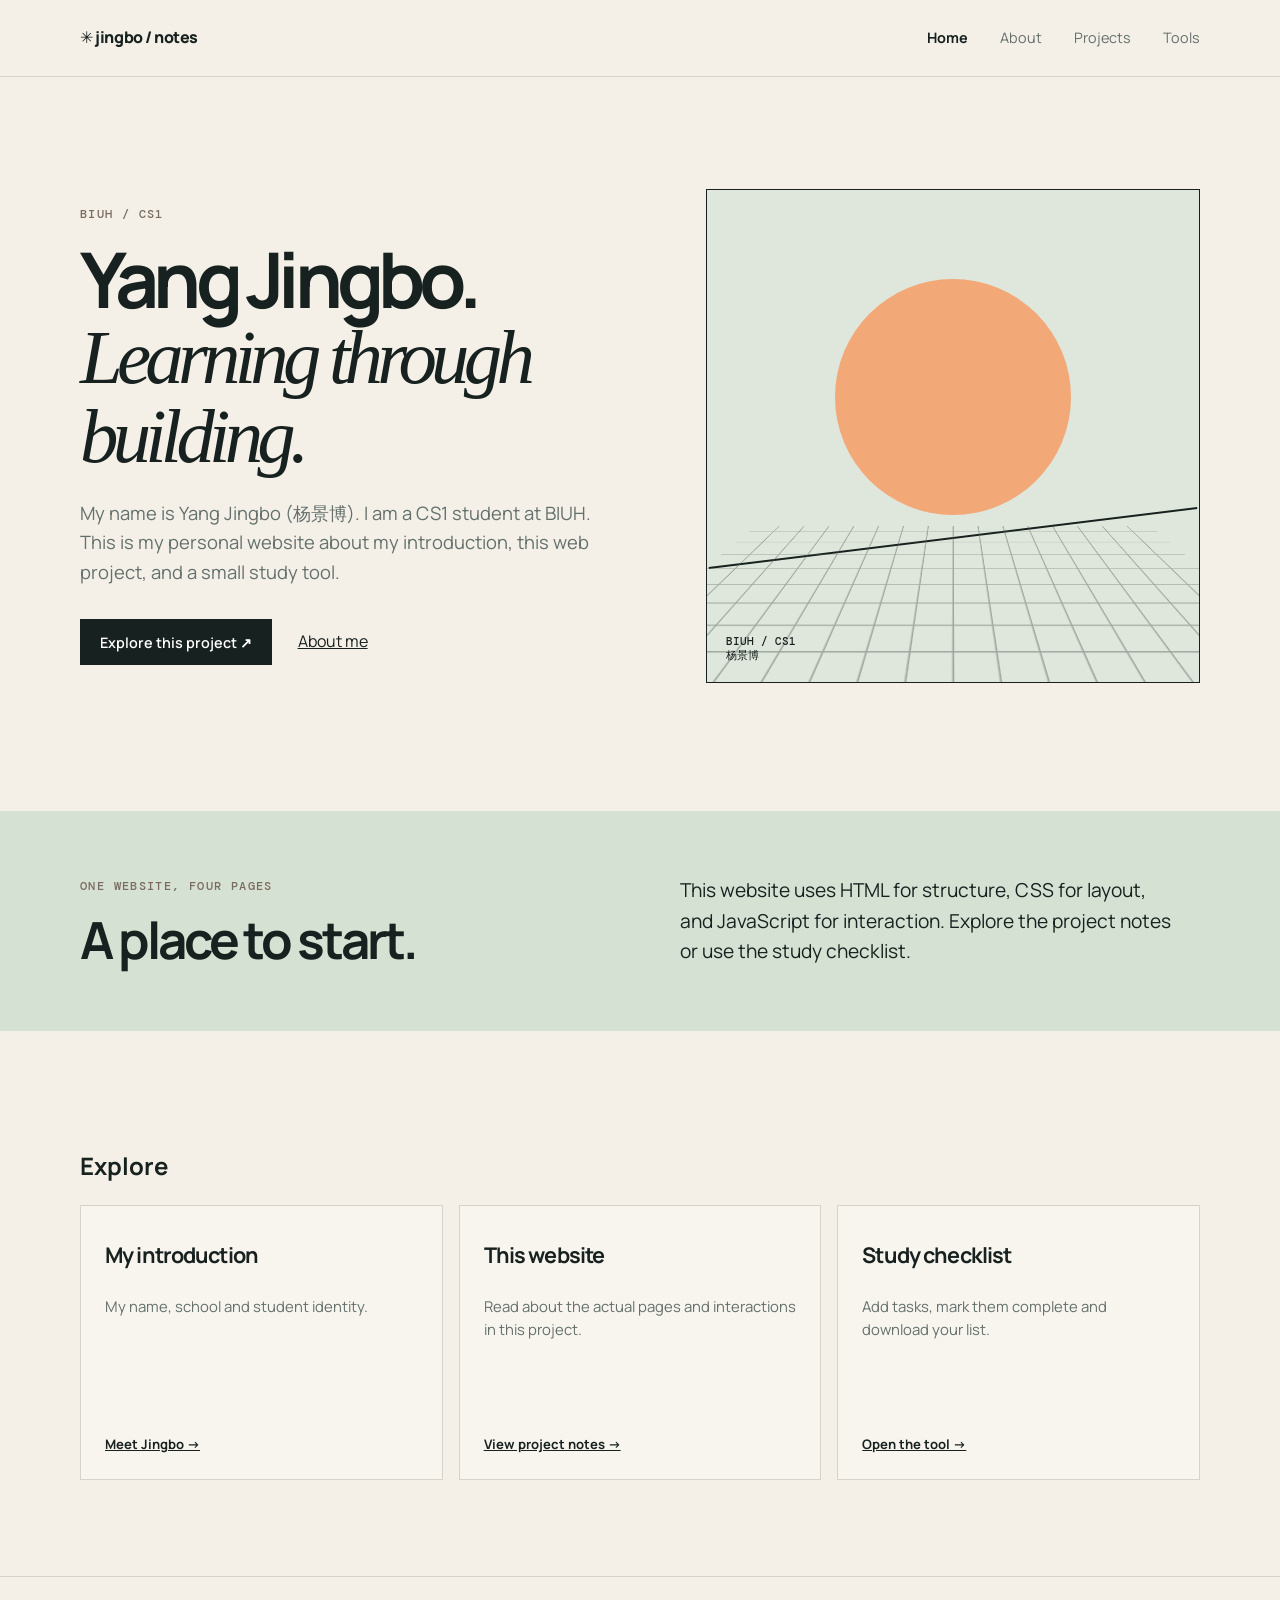
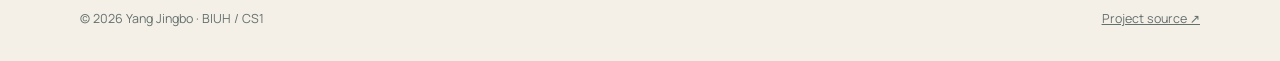
<file: index.html>
<!doctype html>
<html lang="en"><head><meta charset="utf-8"><meta name="viewport" content="width=device-width, initial-scale=1"><meta name="description" content="Home — Yang Jingbo, BIUH CS1 student website."><title>Home — Yang Jingbo</title><link rel="stylesheet" href="styles.css?v=20261021"><script src="script.js?v=20261021" defer></script></head><body><a class="skip-link" href="#main-content">Skip to content</a><header class="site-header"><nav class="nav container" aria-label="Primary navigation"><a class="brand" href="index.html">✳ jingbo / notes</a><button class="menu-toggle" aria-expanded="false" aria-controls="main-menu">Menu</button><ul class="nav-links" id="main-menu"><li><a href="index.html" aria-current="page">Home</a></li><li><a href="about.html">About</a></li><li><a href="projects.html">Projects</a></li><li><a href="contact.html">Tools</a></li></ul></nav></header><main id="main-content"><section class="hero container"><div><p class="eyebrow">BIUH / CS1</p><h1>Yang Jingbo.<br><em>Learning through building.</em></h1><p class="lede">My name is Yang Jingbo (杨景博). I am a CS1 student at BIUH. This is my personal website about my introduction, this web project, and a small study tool.</p><div class="button-row"><a class="button" href="projects.html">Explore this project ↗</a><a href="about.html">About me</a></div></div><div class="hero-art" role="img" aria-label="A geometric sunrise over a grid"><div class="sun"></div><div class="horizon"></div><div class="grid-lines"></div><span class="art-label">BIUH / CS1<br>杨景博</span></div></section><section class="feature-band"><div class="container split"><div><p class="eyebrow">One website, four pages</p><h2>A place to start.</h2></div><p>This website uses HTML for structure, CSS for layout, and JavaScript for interaction. Explore the project notes or use the study checklist.</p></div></section><section class="container cards-section"><h2>Explore</h2><div class="card-grid"><article class="note-card"><h3>My introduction</h3><p>My name, school and student identity.</p><a href="about.html">Meet Jingbo →</a></article><article class="note-card"><h3>This website</h3><p>Read about the actual pages and interactions in this project.</p><a href="projects.html">View project notes →</a></article><article class="note-card"><h3>Study checklist</h3><p>Add tasks, mark them complete and download your list.</p><a href="contact.html">Open the tool →</a></article></div></section></main><footer class="site-footer"><div class="container footer-inner"><p>© 2026 Yang Jingbo · BIUH / CS1</p><a href="https://github.com/aprillie2025/alex-notes">Project source ↗</a></div></footer></body></html>
</file>
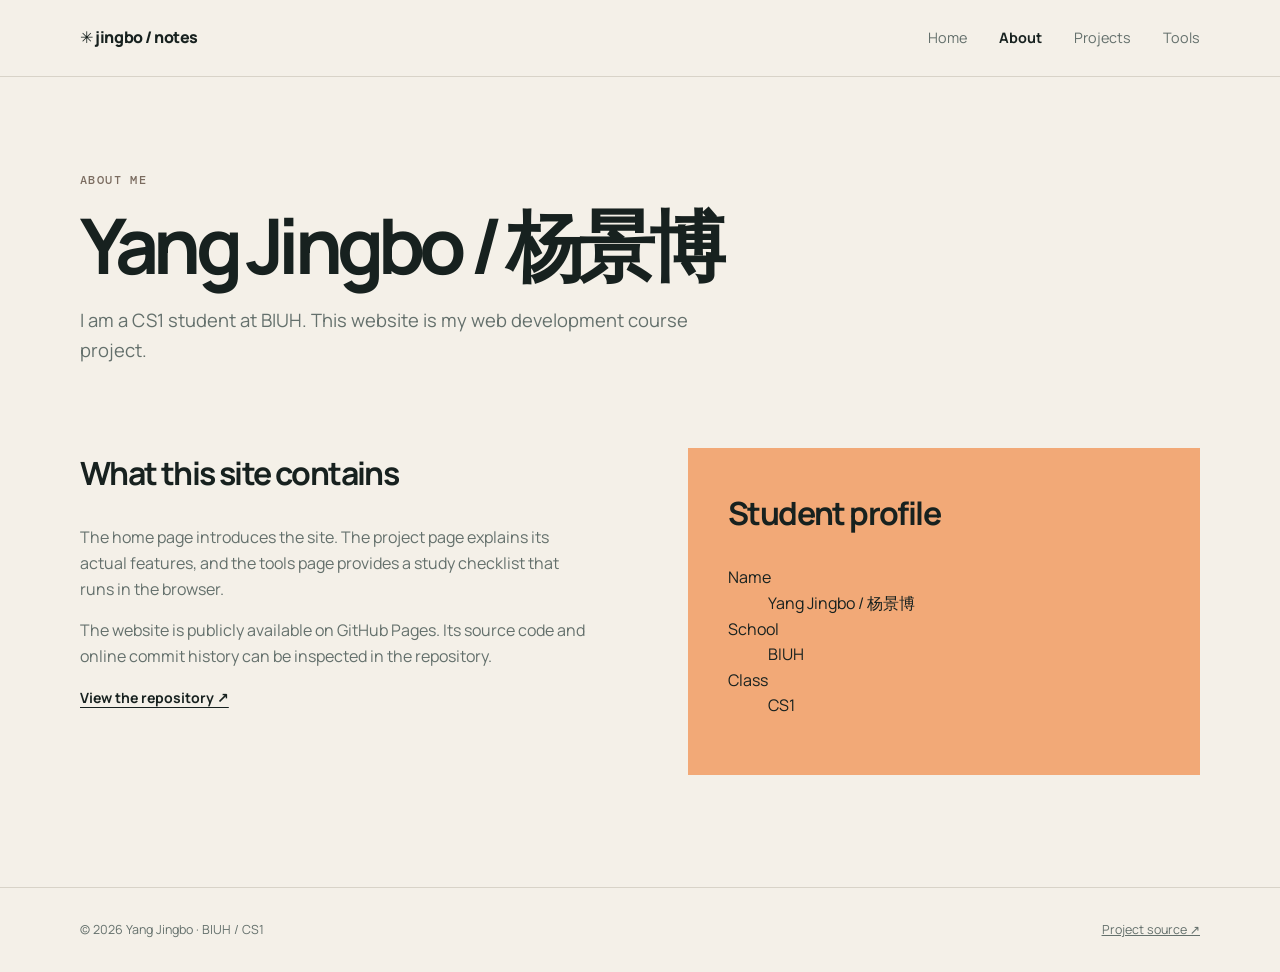
<file: about.html>
<!doctype html>
<html lang="en"><head><meta charset="utf-8"><meta name="viewport" content="width=device-width, initial-scale=1"><meta name="description" content="About — Yang Jingbo, BIUH CS1 student website."><title>About — Yang Jingbo</title><link rel="stylesheet" href="styles.css?v=20261021"><script src="script.js?v=20261021" defer></script></head><body><a class="skip-link" href="#main-content">Skip to content</a><header class="site-header"><nav class="nav container" aria-label="Primary navigation"><a class="brand" href="index.html">✳ jingbo / notes</a><button class="menu-toggle" aria-expanded="false" aria-controls="main-menu">Menu</button><ul class="nav-links" id="main-menu"><li><a href="index.html">Home</a></li><li><a href="about.html" aria-current="page">About</a></li><li><a href="projects.html">Projects</a></li><li><a href="contact.html">Tools</a></li></ul></nav></header><main id="main-content"><section class="page-intro container"><p class="eyebrow">About me</p><h1>Yang Jingbo / 杨景博</h1><p class="lede">I am a CS1 student at BIUH. This website is my web development course project.</p></section><section class="container about-layout"><div><h2>What this site contains</h2><p>The home page introduces the site. The project page explains its actual features, and the tools page provides a study checklist that runs in the browser.</p><p>The website is publicly available on GitHub Pages. Its source code and online commit history can be inspected in the repository.</p><a class="text-link" href="https://github.com/aprillie2025/alex-notes">View the repository ↗</a></div><aside class="quote-card"><h2>Student profile</h2><dl><dt>Name</dt><dd>Yang Jingbo / 杨景博</dd><dt>School</dt><dd>BIUH</dd><dt>Class</dt><dd>CS1</dd></dl></aside></section></main><footer class="site-footer"><div class="container footer-inner"><p>© 2026 Yang Jingbo · BIUH / CS1</p><a href="https://github.com/aprillie2025/alex-notes">Project source ↗</a></div></footer></body></html>
</file>
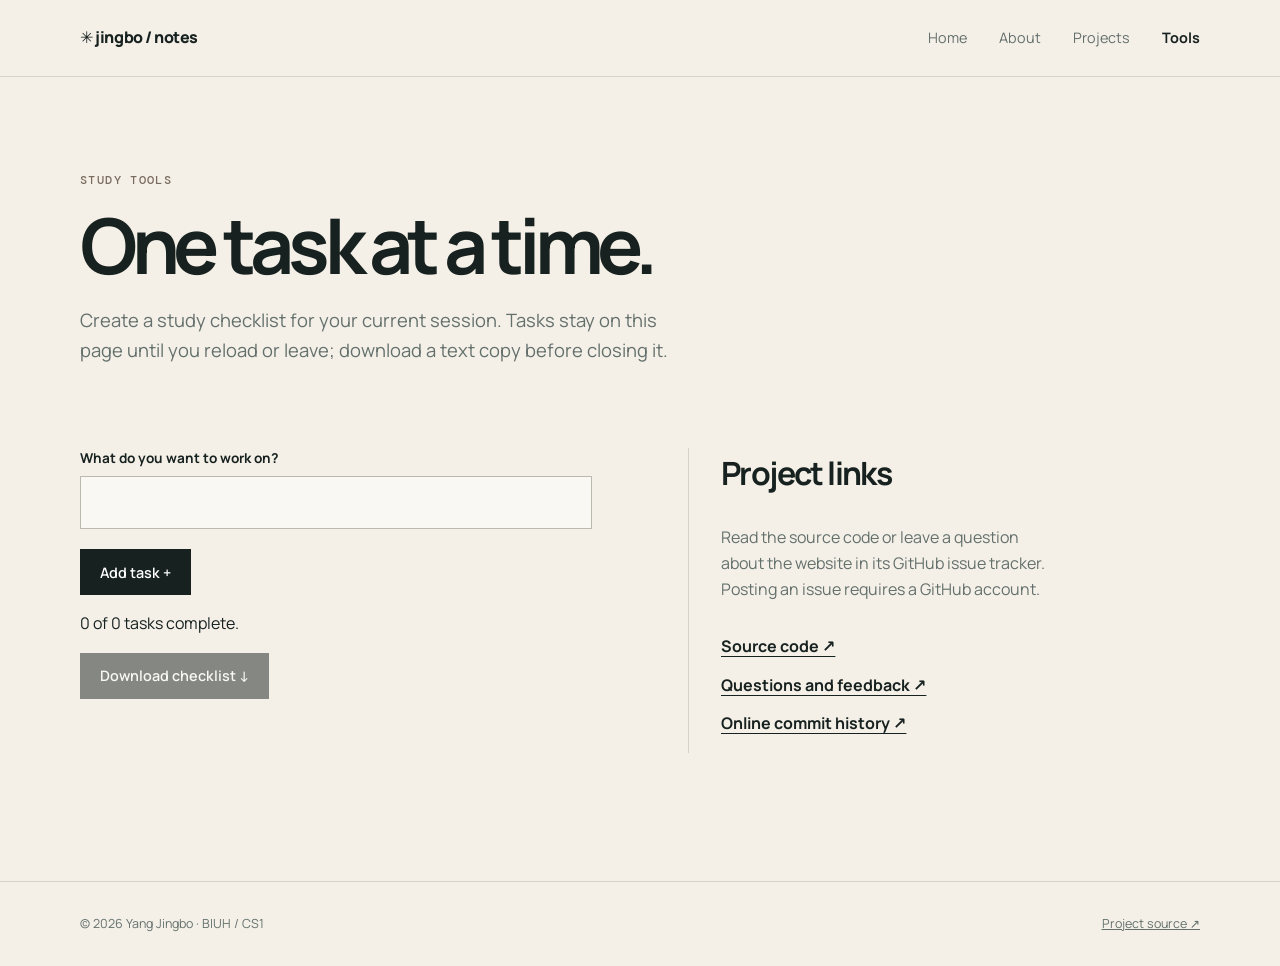
<file: contact.html>
<!doctype html>
<html lang="en"><head><meta charset="utf-8"><meta name="viewport" content="width=device-width, initial-scale=1"><meta name="description" content="Tools — Yang Jingbo, BIUH CS1 student website."><title>Tools — Yang Jingbo</title><link rel="stylesheet" href="styles.css?v=20261021"><script src="script.js?v=20261021" defer></script></head><body><a class="skip-link" href="#main-content">Skip to content</a><header class="site-header"><nav class="nav container" aria-label="Primary navigation"><a class="brand" href="index.html">✳ jingbo / notes</a><button class="menu-toggle" aria-expanded="false" aria-controls="main-menu">Menu</button><ul class="nav-links" id="main-menu"><li><a href="index.html">Home</a></li><li><a href="about.html">About</a></li><li><a href="projects.html">Projects</a></li><li><a href="contact.html" aria-current="page">Tools</a></li></ul></nav></header><main id="main-content"><section class="page-intro container"><p class="eyebrow">Study tools</p><h1>One task at a time.</h1><p class="lede">Create a study checklist for your current session. Tasks stay on this page until you reload or leave; download a text copy before closing it.</p></section><section class="container contact-layout"><div><form id="task-form" class="contact-form"><div class="field"><label for="task">What do you want to work on?</label><input id="task" name="task" required maxlength="180" autocomplete="off"></div><button class="button" type="submit">Add task +</button></form><p id="task-status" role="status">0 of 0 tasks complete.</p><ul id="tasks"></ul><button id="download-tasks" class="button" type="button" disabled>Download checklist ↓</button></div><aside class="contact-aside"><h2>Project links</h2><p>Read the source code or leave a question about the website in its GitHub issue tracker. Posting an issue requires a GitHub account.</p><ul><li><a href="https://github.com/aprillie2025/alex-notes">Source code ↗</a></li><li><a href="https://github.com/aprillie2025/alex-notes/issues">Questions and feedback ↗</a></li><li><a href="https://github.com/aprillie2025/alex-notes/commits/main/">Online commit history ↗</a></li></ul></aside></section></main><footer class="site-footer"><div class="container footer-inner"><p>© 2026 Yang Jingbo · BIUH / CS1</p><a href="https://github.com/aprillie2025/alex-notes">Project source ↗</a></div></footer></body></html>
</file>
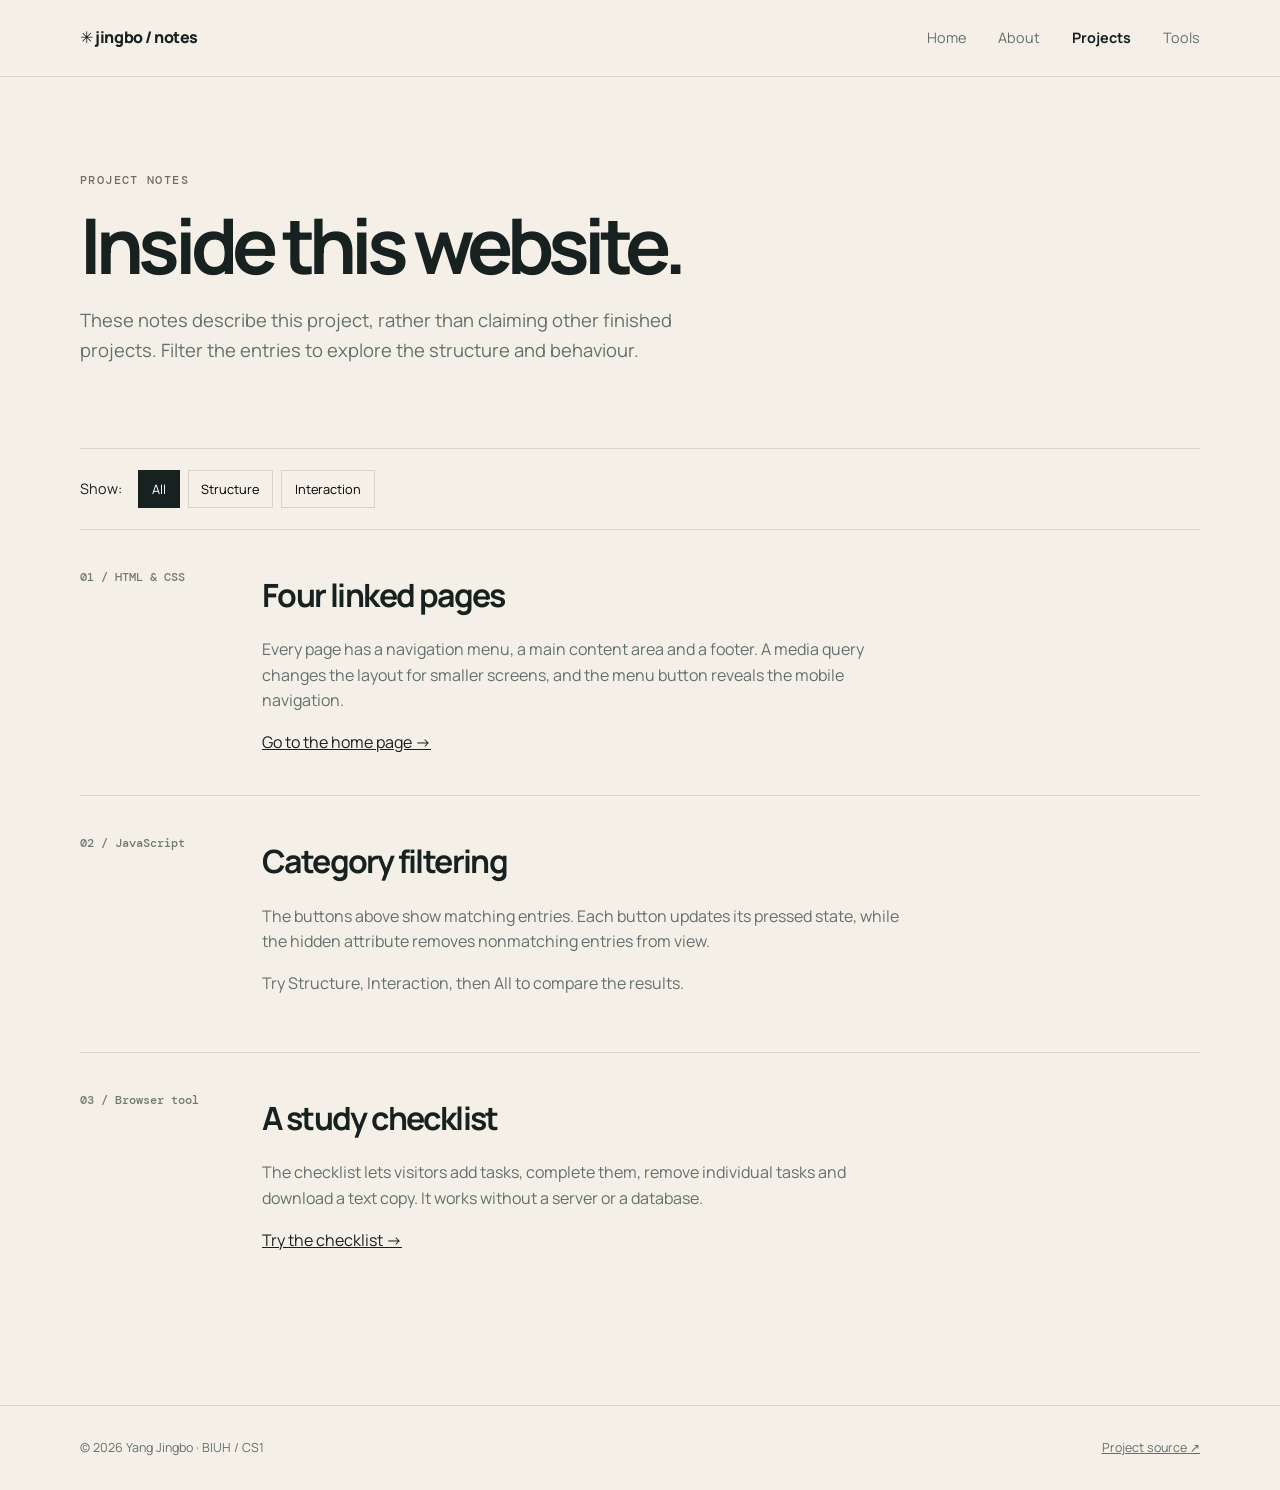
<file: projects.html>
<!doctype html>
<html lang="en"><head><meta charset="utf-8"><meta name="viewport" content="width=device-width, initial-scale=1"><meta name="description" content="Projects — Yang Jingbo, BIUH CS1 student website."><title>Projects — Yang Jingbo</title><link rel="stylesheet" href="styles.css?v=20261021"><script src="script.js?v=20261021" defer></script></head><body><a class="skip-link" href="#main-content">Skip to content</a><header class="site-header"><nav class="nav container" aria-label="Primary navigation"><a class="brand" href="index.html">✳ jingbo / notes</a><button class="menu-toggle" aria-expanded="false" aria-controls="main-menu">Menu</button><ul class="nav-links" id="main-menu"><li><a href="index.html">Home</a></li><li><a href="about.html">About</a></li><li><a href="projects.html" aria-current="page">Projects</a></li><li><a href="contact.html">Tools</a></li></ul></nav></header><main id="main-content"><section class="page-intro container"><p class="eyebrow">Project notes</p><h1>Inside this website.</h1><p class="lede">These notes describe this project, rather than claiming other finished projects. Filter the entries to explore the structure and behaviour.</p></section><section class="container project-controls" aria-label="Filter project notes"><span>Show:</span><div class="filter-buttons" role="group" aria-label="Categories"><button class="filter-button active" data-filter="all" aria-pressed="true">All</button><button class="filter-button" data-filter="structure" aria-pressed="false">Structure</button><button class="filter-button" data-filter="interaction" aria-pressed="false">Interaction</button></div><p id="filter-status" role="status"></p></section><section class="container project-list"><article class="project-row" data-category="structure"><div class="project-meta">01 / HTML &amp; CSS</div><div><h2>Four linked pages</h2><p>Every page has a navigation menu, a main content area and a footer. A media query changes the layout for smaller screens, and the menu button reveals the mobile navigation.</p><a href="index.html">Go to the home page →</a></div></article><article class="project-row" data-category="interaction"><div class="project-meta">02 / JavaScript</div><div><h2>Category filtering</h2><p>The buttons above show matching entries. Each button updates its pressed state, while the hidden attribute removes nonmatching entries from view.</p><p>Try Structure, Interaction, then All to compare the results.</p></div></article><article class="project-row" data-category="interaction"><div class="project-meta">03 / Browser tool</div><div><h2>A study checklist</h2><p>The checklist lets visitors add tasks, complete them, remove individual tasks and download a text copy. It works without a server or a database.</p><a href="contact.html">Try the checklist →</a></div></article></section></main><footer class="site-footer"><div class="container footer-inner"><p>© 2026 Yang Jingbo · BIUH / CS1</p><a href="https://github.com/aprillie2025/alex-notes">Project source ↗</a></div></footer></body></html>
</file>
<file: styles.css>
@import url('https://fonts.googleapis.com/css2?family=DM+Mono:wght@400;500&family=Manrope:wght@400;500;600;700;800&display=swap');
:root{--ink:#17211f;--paper:#f4f0e8;--muted:#64706c;--line:#d8d3c8;--blue:#b9d8d9;--orange:#f2a977;--green:#c5d4b6;--max:1120px}*{box-sizing:border-box}html{scroll-behavior:smooth}body{margin:0;background:var(--paper);color:var(--ink);font-family:Manrope,system-ui,sans-serif;line-height:1.6}a{color:inherit}.container{width:min(calc(100% - 3rem),var(--max));margin-inline:auto}.skip-link{position:absolute;left:-999px;top:1rem;background:var(--ink);color:white;padding:.6rem 1rem}.skip-link:focus{left:1rem;z-index:10}.site-header{border-bottom:1px solid var(--line)}.nav{min-height:76px;display:flex;align-items:center;justify-content:space-between;gap:2rem}.brand{text-decoration:none;font-weight:800;letter-spacing:-.03em}.brand span{display:inline-grid;place-items:center;color:#c76038;font-size:1.5rem;margin-right:.35rem}.nav-links{display:flex;gap:2rem;list-style:none;margin:0;padding:0;font-size:.9rem}.nav-links a{text-decoration:none;color:var(--muted)}.nav-links a:hover,.nav-links a[aria-current=page]{color:var(--ink)}.nav-links a[aria-current=page]{font-weight:700}.menu-toggle{display:none;border:1px solid var(--line);background:transparent;padding:.5rem .75rem;font:inherit}.hero{display:grid;grid-template-columns:1.05fr .95fr;gap:5rem;align-items:center;padding-block:7rem 8rem}.eyebrow{font:500 .72rem 'DM Mono',monospace;text-transform:uppercase;letter-spacing:.12em;color:#7a6b5f;margin:0 0 1.2rem}.hero h1,.page-intro h1{font-size:clamp(2.8rem,6vw,5.4rem);line-height:.98;letter-spacing:-.075em;margin:0 0 1.5rem;max-width:760px}.hero h1 em{font-family:Georgia,serif;font-weight:400}.lede{font-size:1.15rem;color:var(--muted);max-width:610px}.button-row{display:flex;align-items:center;gap:1.6rem;margin-top:2rem}.button{display:inline-flex;gap:1rem;align-items:center;border:0;background:var(--ink);color:white;padding:.85rem 1.25rem;text-decoration:none;font:600 .9rem Manrope;cursor:pointer}.button:hover{background:#384c47}.text-link{font-weight:700;font-size:.88rem;text-decoration-thickness:1px;text-underline-offset:4px}.hero-art{aspect-ratio:1/1;position:relative;overflow:hidden;background:#dfe6dc;border:1px solid var(--ink);min-height:350px}.sun{width:48%;aspect-ratio:1;background:var(--orange);border-radius:50%;position:absolute;top:18%;left:26%}.horizon{position:absolute;bottom:29%;left:0;right:0;border-top:2px solid var(--ink);transform:rotate(-7deg)}.grid-lines{position:absolute;inset:50% -10% -20%;background:repeating-linear-gradient(90deg,transparent 0 35px,#596760 36px 37px),repeating-linear-gradient(0deg,transparent 0 28px,#596760 29px 30px);transform:perspective(250px) rotateX(45deg);opacity:.5}.art-label{position:absolute;bottom:1.2rem;left:1.2rem;font:500 .7rem 'DM Mono',monospace}.art-label small{color:#66736c}.feature-band{background:#d5e1d3;padding-block:4rem}.split{display:grid;grid-template-columns:1fr 1fr;gap:5rem;align-items:end}.split h2,.section-heading h2,.process-section h2{font-size:clamp(2rem,4vw,3.2rem);line-height:1.05;letter-spacing:-.06em;margin:0}.split p:last-child{font-size:1.2rem;margin:0;max-width:500px}.cards-section{padding-block:6rem}.section-heading{display:flex;justify-content:space-between;align-items:end;margin-bottom:2.2rem}.card-grid{display:grid;grid-template-columns:repeat(3,1fr);gap:1rem}.note-card{padding:1.5rem;border:1px solid var(--line);min-height:275px;display:flex;flex-direction:column;background:#f8f5ef}.note-card.accent{background:#f2c9a4}.card-number,.project-meta{font:500 .72rem 'DM Mono',monospace;color:#737a73}.note-card h3{font-size:1.35rem;line-height:1.1;letter-spacing:-.04em;margin:.8rem 0}.note-card p:not(.card-number){color:var(--muted);font-size:.93rem}.note-card a{margin-top:auto;font-weight:700;font-size:.82rem}.site-footer{border-top:1px solid var(--line);padding:2rem 0}.footer-inner{display:flex;justify-content:space-between;gap:1rem;color:var(--muted);font-size:.78rem}.footer-inner p{margin:0}.page-intro{padding-block:6rem 4rem}.page-intro h1{max-width:800px}.about-layout,.contact-layout{display:grid;grid-template-columns:1fr 1fr;gap:6rem;padding-bottom:7rem}.about-layout h2,.contact-aside h2{font-size:2rem;letter-spacing:-.05em;margin-top:0}.about-layout p{color:var(--muted);max-width:560px}.quote-card{background:var(--orange);padding:2.5rem;align-self:start}.quote-card p{color:var(--ink);font:1.7rem Georgia,serif;line-height:1.2}.quote-card cite{font-size:.78rem}.process-section{background:#d5e1d3;padding-block:5rem}.process-list{list-style:none;padding:1.5rem 0 0;margin:0;max-width:820px}.process-list li{display:grid;grid-template-columns:70px 1fr;gap:1rem;padding:1.5rem 0;border-top:1px solid #aab8a8}.process-list span{font:500 .8rem 'DM Mono',monospace}.process-list h3{margin:0 0 .35rem}.process-list p{margin:0;color:#53605a}.project-controls{display:flex;align-items:center;gap:1rem;border-top:1px solid var(--line);padding-block:1.3rem;font-size:.9rem}.filter-buttons{display:flex;gap:.5rem;flex-wrap:wrap}.filter-button{font:inherit;font-size:.8rem;padding:.5rem .8rem;border:1px solid var(--line);background:transparent;cursor:pointer}.filter-button.active,.filter-button:hover{background:var(--ink);color:#fff;border-color:var(--ink)}.project-list{padding-bottom:7rem}.project-row{display:grid;grid-template-columns:150px 1fr 100px;gap:2rem;padding:2.5rem 0;border-top:1px solid var(--line)}.project-row h2{font-size:2rem;letter-spacing:-.05em;margin:0 0 .6rem}.project-row p{color:var(--muted);max-width:650px}.project-mark{width:82px;height:82px;border-radius:50%;display:grid;place-items:center;font-size:2rem;justify-self:end}.mark-blue{background:var(--blue)}.mark-orange{background:var(--orange)}.mark-green{background:var(--green)}.contact-layout{padding-bottom:8rem}.contact-form{max-width:560px}.field{margin-bottom:1.25rem}.field label{display:block;font-weight:700;font-size:.85rem;margin-bottom:.4rem}.field input,.field textarea{width:100%;border:1px solid #bcb8ae;background:#faf8f3;padding:.8rem;font:inherit}.field input:focus,.field textarea:focus{outline:2px solid #7a9a95;outline-offset:2px}.form-status{min-height:1.5rem;color:#28604e;font-size:.9rem}.contact-aside{border-left:1px solid var(--line);padding-left:2rem}.contact-aside p{color:var(--muted);max-width:340px}.contact-aside ul{list-style:none;padding:1rem 0;margin:0;display:grid;gap:.8rem;font-weight:700}.contact-aside a{text-decoration-thickness:1px;text-underline-offset:4px}
@media (max-width:720px){.container{width:min(calc(100% - 2rem),var(--max))}.nav{min-height:66px}.menu-toggle{display:block}.nav-links{display:none;position:absolute;z-index:5;top:66px;left:0;right:0;background:var(--paper);border-bottom:1px solid var(--line);padding:1rem;flex-direction:column;gap:0}.nav-links.is-open{display:flex}.nav-links li a{display:block;padding:.75rem 1rem}.hero{grid-template-columns:1fr;gap:3rem;padding-block:4.5rem 5rem}.hero-art{min-height:280px}.feature-band{padding-block:3.5rem}.split,.about-layout,.contact-layout{grid-template-columns:1fr;gap:2.5rem}.cards-section{padding-block:4.5rem}.section-heading{display:block}.section-heading .text-link{display:inline-block;margin-top:1rem}.card-grid{grid-template-columns:1fr}.page-intro{padding-block:4.5rem 3rem}.page-intro h1{font-size:clamp(2.8rem,13vw,4rem)}.process-section{padding-block:4rem}.project-controls{align-items:flex-start;flex-direction:column}.project-row{grid-template-columns:1fr;gap:.8rem;padding:2rem 0}.project-mark{justify-self:start;position:absolute;margin-top:0;right:1rem}.project-row{position:relative;padding-right:5rem}.project-row h2{font-size:1.7rem}.footer-inner{flex-direction:column}.contact-aside{border-left:0;border-top:1px solid var(--line);padding:2rem 0 0}}

/* Refined spacing and responsive presentation */
[hidden]{display:none!important}
:focus-visible{outline:3px solid #9c482a;outline-offset:4px}
#tasks{list-style:none;padding:0;overflow-wrap:anywhere}
#tasks li{display:flex;align-items:center;justify-content:space-between;gap:1rem;padding:1rem 0;border-bottom:1px solid var(--line)}
#tasks label{display:flex;align-items:center;gap:.75rem;min-width:0}
#tasks input{width:20px;height:20px;flex-shrink:0}
#tasks input:checked+span{text-decoration:line-through;color:var(--muted)}
#tasks button{padding:.6rem;cursor:pointer}
button:disabled{opacity:.5;cursor:default}
@media(prefers-reduced-motion:reduce){html{scroll-behavior:auto}}
</file>
